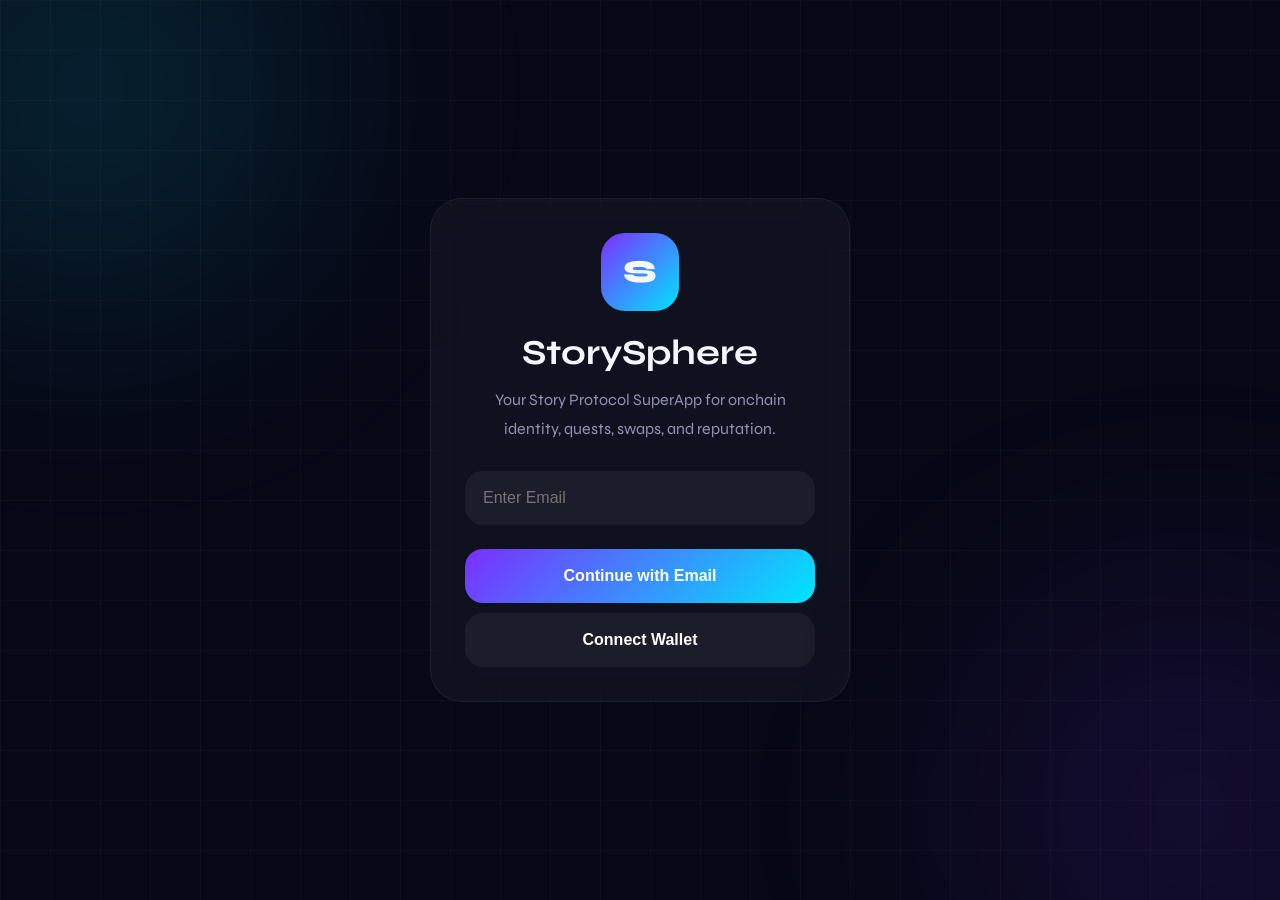
<file: index.html>
<!DOCTYPE html>
<html lang="en">
<head>

<meta charset="UTF-8"/>

<meta
name="viewport"
content="width=device-width, initial-scale=1.0"
/>

<title>StorySphere</title>

<link
href="https://fonts.googleapis.com/css2?family=Syne:wght@400;600;700;800&display=swap"
rel="stylesheet"
/>

<link
rel="stylesheet"
href="style.css"
/>

</head>

<body>

<div class="bg">

<div class="grid"></div>

<div class="orb orb1"></div>

<div class="orb orb2"></div>

</div>

<!-- LOGIN -->

<div
class="login-screen"
id="loginScreen"
>

<div class="login-card">

<div class="logo">
S
</div>

<h1>
StorySphere
</h1>

<p>
Your Story Protocol SuperApp
for onchain identity,
quests, swaps, and reputation.
</p>

<input
class="input"
placeholder="Enter Email"
/>

<button
class="btn primary"
onclick="enterApp()"
>
Continue with Email
</button>

<button
class="btn wallet"
onclick="enterApp()"
>
Connect Wallet
</button>

</div>

</div>

<!-- APP -->

<div
id="app"
class="hidden"
>

<div class="topbar">

<div class="app-logo">
StorySphere
</div>

<div
class="points"
id="xp"
>
12,840 XP
</div>

</div>

<div class="container">

<div class="card hero">

<h1>
Build Your<br>
Onchain Identity
</h1>

<p>
GM streaks, ecosystem quests,
swaps, badges and Story reputation.
</p>

</div>

<div class="card">

<h3>
☀️ Daily GM
</h3>

<p id="streakText">
Day 8 / 10 completed
</p>

<button
class="main-btn"
id="gmBtn"
>
Claim GM
</button>

</div>

<div class="card">

<h3>
🤝 Ecosystem Quests
</h3>

<div class="quest">
<span>Follow Partner X</span>
<strong>+50 XP</strong>
</div>

<div class="quest">
<span>Join Discord</span>
<strong>+30 XP</strong>
</div>

<div class="quest">
<span>Complete Swap</span>
<strong>+120 XP</strong>
</div>

</div>

<div class="card">

<h3>
👤 Profile
</h3>

<div class="quest">
<span>Total XP</span>
<strong id="profileXP">
12840
</strong>
</div>

<div class="quest">
<span>Tier</span>
<strong>
Diamond
</strong>
</div>

<button
class="btn logout"
onclick="logout()"
>
Logout
</button>

</div>

</div>

<div class="bottom-nav">

<div class="nav-item active">
🏠
<span>Home</span>
</div>

<div class="nav-item">
🎯
<span>Quests</span>
</div>

<div class="nav-item">
🔄
<span>Swap</span>
</div>

<div class="nav-item">
👤
<span>Profile</span>
</div>

</div>

</div>

<script src="app.js"></script>

</body>
</html>
</file>
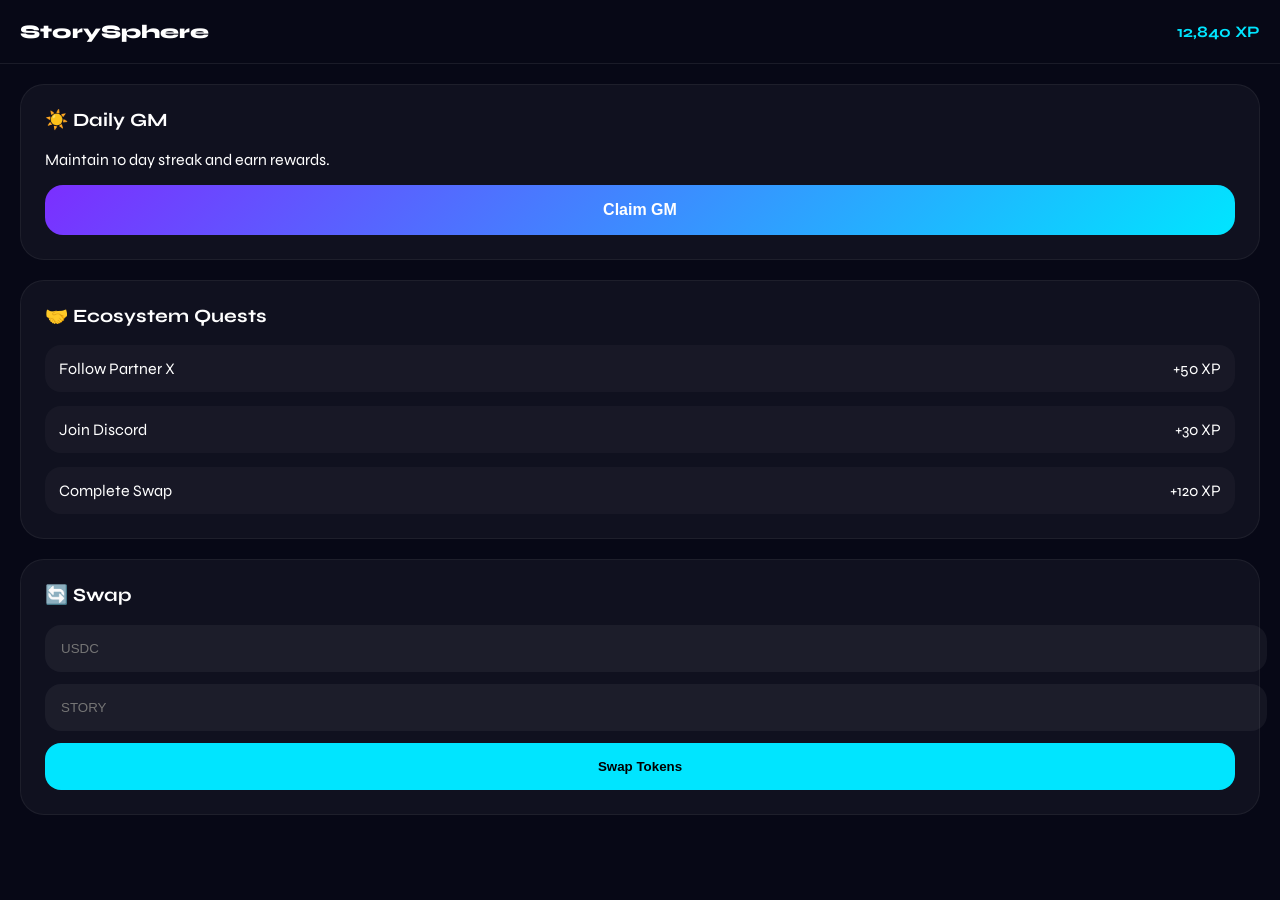
<file: app.html>
<!DOCTYPE html>
<html lang="en">
<head>
<meta charset="UTF-8">
<meta
name="viewport"
content="width=device-width, initial-scale=1.0"
/>

<title>StorySphere App</title>

<link
href="https://fonts.googleapis.com/css2?family=Syne:wght@400;600;700;800&display=swap"
rel="stylesheet"
/>

<style>

body{
  margin:0;
  background:#070816;
  color:white;
  font-family:'Syne',sans-serif;
}

.topbar{
  padding:20px;
  display:flex;
  justify-content:space-between;
  align-items:center;
  border-bottom:1px solid rgba(255,255,255,0.08);
}

.logo{
  font-size:1.2rem;
  font-weight:800;
}

.points{
  color:#00e5ff;
  font-weight:700;
}

.container{
  padding:20px;
}

.card{
  background:rgba(255,255,255,0.04);
  border:1px solid rgba(255,255,255,0.06);
  border-radius:24px;
  padding:24px;
  margin-bottom:20px;
}

.card h3{
  margin-top:0;
}

.gm-btn{
  width:100%;
  padding:16px;
  border:none;
  border-radius:18px;
  background:
  linear-gradient(
  135deg,
  #7b2fff,
  #00e5ff
  );
  color:white;
  font-size:1rem;
  font-weight:700;
}

.quest{
  display:flex;
  justify-content:space-between;
  align-items:center;
  margin-top:14px;
  padding:14px;
  border-radius:16px;
  background:rgba(255,255,255,0.03);
}

.swap-box{
  display:grid;
  gap:12px;
}

input{
  width:100%;
  padding:16px;
  border:none;
  border-radius:16px;
  background:rgba(255,255,255,0.05);
  color:white;
}

.swap-btn{
  padding:16px;
  border:none;
  border-radius:16px;
  background:#00e5ff;
  color:black;
  font-weight:700;
}

</style>

</head>

<body>

<div class="topbar">

  <div class="logo">
    StorySphere
  </div>

  <div class="points">
    12,840 XP
  </div>

</div>

<div class="container">

  <div class="card">

    <h3>
      ☀️ Daily GM
    </h3>

    <p>
      Maintain 10 day streak and earn rewards.
    </p>

    <button class="gm-btn">
      Claim GM
    </button>

  </div>

  <div class="card">

    <h3>
      🤝 Ecosystem Quests
    </h3>

    <div class="quest">
      <span>
        Follow Partner X
      </span>

      <span>
        +50 XP
      </span>
    </div>

    <div class="quest">
      <span>
        Join Discord
      </span>

      <span>
        +30 XP
      </span>
    </div>

    <div class="quest">
      <span>
        Complete Swap
      </span>

      <span>
        +120 XP
      </span>
    </div>

  </div>

  <div class="card">

    <h3>
      🔄 Swap
    </h3>

    <div class="swap-box">

      <input
      placeholder="USDC"
      />

      <input
      placeholder="STORY"
      />

      <button class="swap-btn">
        Swap Tokens
      </button>

    </div>

  </div>

</div>

</body>
</html>
</file>
<file: style.css>
:root{
--bg:#070816;
--card:#111425;
--accent:#00e5ff;
--accent2:#7b2fff;
--text:#f4f7ff;
--muted:#8f95b2;
}

*{
margin:0;
padding:0;
box-sizing:border-box;
}

body{
background:var(--bg);
color:var(--text);
font-family:'Syne',sans-serif;
overflow-x:hidden;
}

/* BG */

.bg{
position:fixed;
inset:0;
z-index:-1;
}

.grid{
position:absolute;
inset:0;
background-image:
linear-gradient(rgba(255,255,255,0.03) 1px, transparent 1px),
linear-gradient(90deg, rgba(255,255,255,0.03) 1px, transparent 1px);
background-size:50px 50px;
}

.orb{
position:absolute;
border-radius:50%;
filter:blur(120px);
}

.orb1{
width:420px;
height:420px;
background:#00e5ff20;
top:-120px;
left:-120px;
}

.orb2{
width:420px;
height:420px;
background:#7b2fff20;
right:-120px;
bottom:-120px;
}

/* LOGIN */

.login-screen{
min-height:100svh;
display:flex;
align-items:center;
justify-content:center;
padding:24px;
}

.login-card{
width:100%;
max-width:420px;
padding:34px;
border-radius:32px;
background:rgba(255,255,255,0.04);
border:1px solid rgba(255,255,255,0.06);
backdrop-filter:blur(20px);
text-align:center;
}

.logo{
width:78px;
height:78px;
margin:auto;
border-radius:24px;
background:
linear-gradient(
135deg,
var(--accent2),
var(--accent)
);

display:flex;
align-items:center;
justify-content:center;

font-size:2rem;
font-weight:800;
margin-bottom:24px;
}

.login-card h1{
font-size:2.2rem;
line-height:1;
margin-bottom:16px;
}

.login-card p{
color:var(--muted);
line-height:1.8;
margin-bottom:28px;
}

.input{
width:100%;
padding:18px;
border:none;
border-radius:18px;
background:rgba(255,255,255,0.05);
color:white;
margin-bottom:14px;
font-size:1rem;
}

.btn{
width:100%;
padding:18px;
border:none;
border-radius:18px;
font-size:1rem;
font-weight:700;
margin-top:10px;
}

.primary{
background:
linear-gradient(
135deg,
var(--accent2),
var(--accent)
);
color:white;
}

.wallet{
background:rgba(255,255,255,0.05);
color:white;
}

.hidden{
display:none;
}

/* APP */

.topbar{
display:flex;
align-items:center;
justify-content:space-between;
padding:20px;
border-bottom:1px solid rgba(255,255,255,0.06);
background:rgba(7,8,22,0.8);
backdrop-filter:blur(18px);
position:sticky;
top:0;
z-index:100;
}

.app-logo{
font-weight:800;
font-size:1.1rem;
}

.points{
color:var(--accent);
font-weight:700;
}

.container{
padding:22px;
padding-bottom:120px;
}

.card{
background:rgba(255,255,255,0.04);
border:1px solid rgba(255,255,255,0.06);
border-radius:28px;
padding:24px;
margin-bottom:18px;
}

.hero{
padding:34px;
background:
linear-gradient(
135deg,
rgba(0,229,255,0.12),
rgba(123,47,255,0.12)
);

}

.hero h1{
font-size:2.4rem;
line-height:0.95;
margin-bottom:16px;
}

.hero p{
color:var(--muted);
line-height:1.8;
}

.main-btn{
width:100%;
padding:18px;
border:none;
border-radius:20px;
margin-top:20px;
background:
linear-gradient(
135deg,
var(--accent2),
var(--accent)
);

color:white;
font-weight:700;
}

.quest{
display:flex;
justify-content:space-between;
align-items:center;
padding:16px;
border-radius:18px;
background:rgba(255,255,255,0.03);
margin-top:14px;
}

.bottom-nav{
position:fixed;
bottom:0;
left:0;
width:100%;
height:82px;
background:rgba(7,8,22,0.82);
display:flex;
justify-content:space-around;
align-items:center;
border-top:1px solid rgba(255,255,255,0.06);
backdrop-filter:blur(18px);
}

.nav-item{
display:flex;
flex-direction:column;
align-items:center;
gap:6px;
font-size:0.72rem;
color:var(--muted);
}

.active{
color:var(--accent);
}

.logout{
margin-top:20px;
background:#ff2d6b;
color:white;
}
</file>
